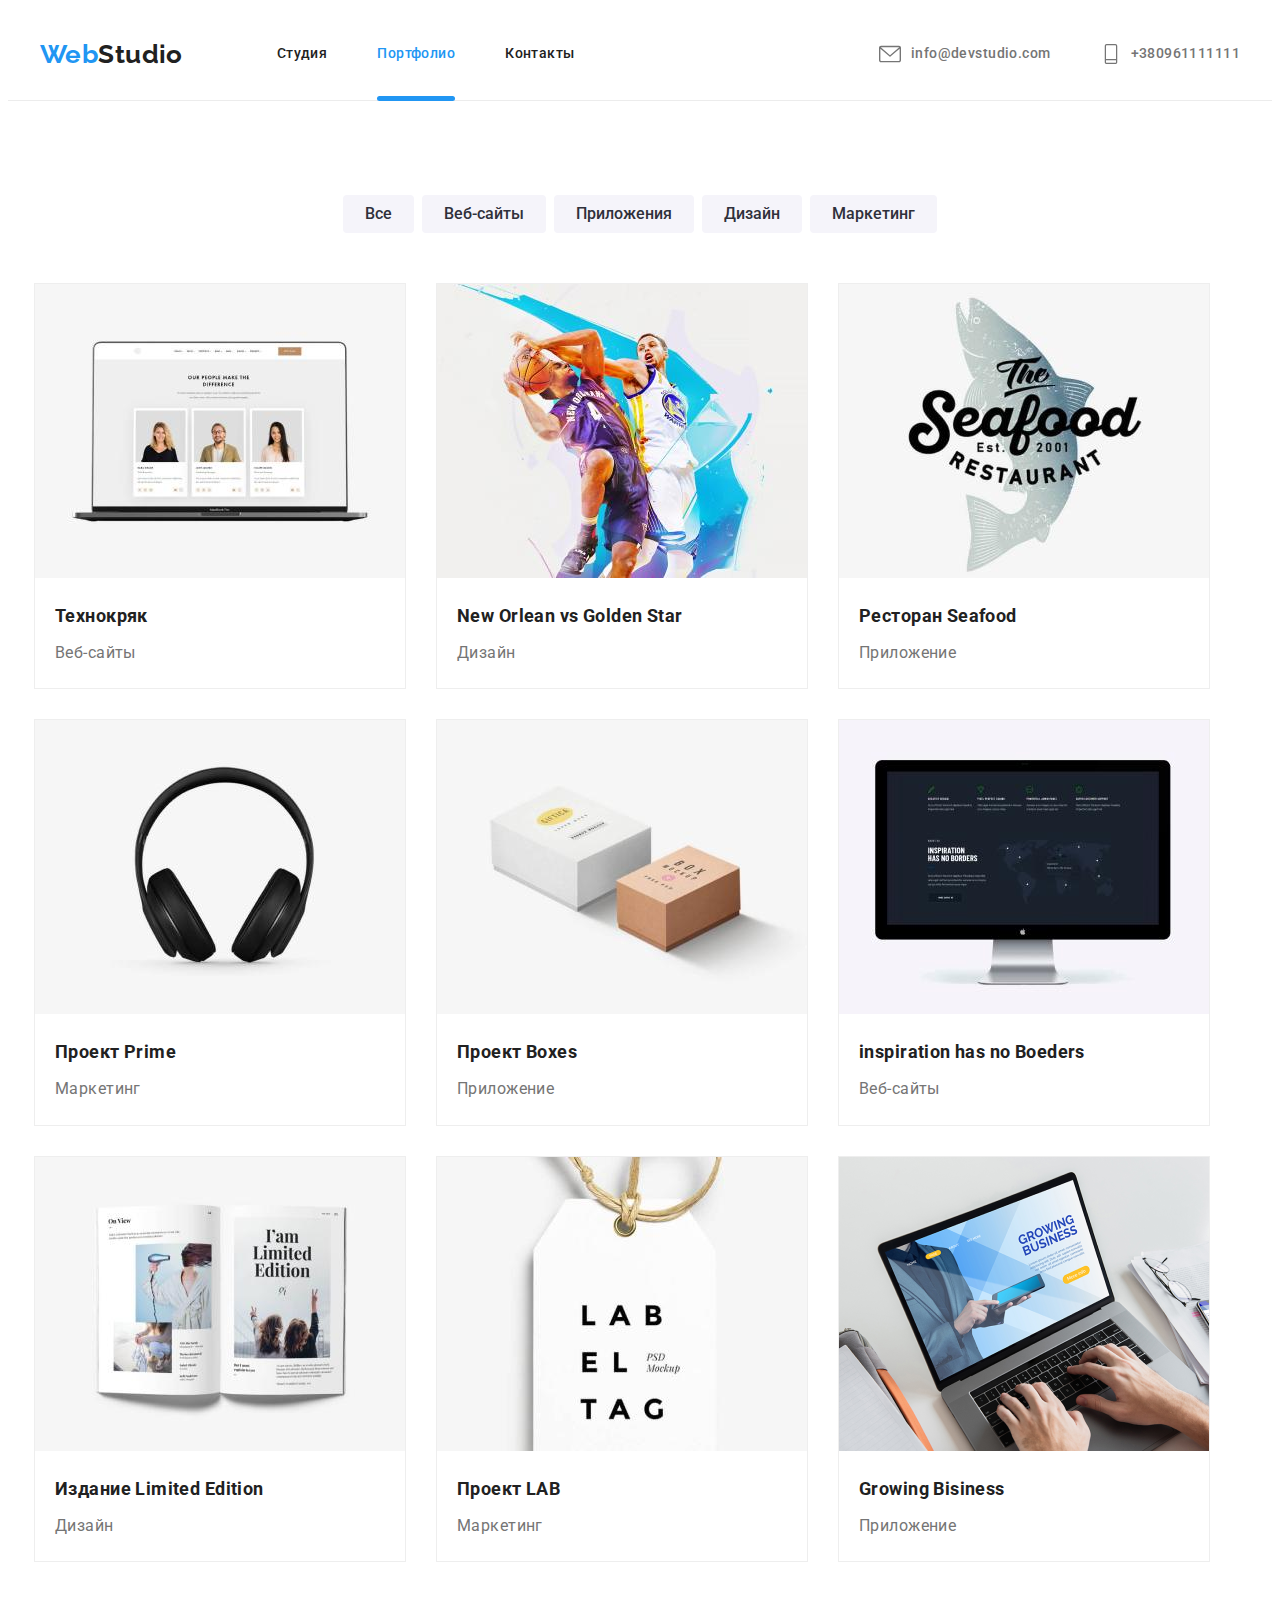
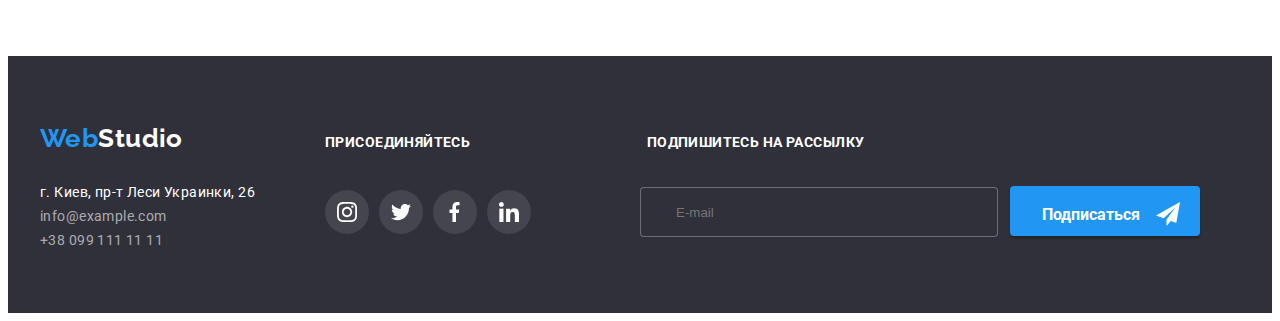
<file: portfolio.html>
<!DOCTYPE html>
<html lang="ru">
  <head>
    <meta charset="UTF-8" />
    <meta http-equiv="X-UA-Compatible" content="IE=edge" />
    <meta name="viewport" content="width=device-width, initial-scale=1.0" />
    <title>Document</title>
    <link rel="preconnect" href="https://fonts.googleapis.com" />
    <link rel="preconnect" href="https://fonts.gstatic.com" crossorigin />
    <link
      href="https://fonts.googleapis.com/css2?family=Raleway:wght@700&family=Roboto:wght@400;500;700;900&display=swap"
      rel="stylesheet"
    />
    <link
      rel="stylesheet"
      href="https://cdnjs.cloudflare.com/ajax/libs/modern-normalize/1.1.0/modern-normalize.min.css"
      integrity="sha512-wpPYUAdjBVSE4KJnH1VR1HeZfpl1ub8YT/NKx4PuQ5NmX2tKuGu6U/JRp5y+Y8XG2tV+wKQpNHVUX03MfMFn9Q=="
      crossorigin="anonymous"
      referrerpolicy="no-referrer"
    />
    <link rel="stylesheet" href="./css/style.css" />
  </head>

  <body>
    <header class="page-header">
      <div class="container header-container">
        <nav class="header-navigation link">
          <a href="/" class="logo link header-logo"> Web<span class="web">Studio</span> </a>
          <ul class="header-list list">
            <li class="header-item">
              <a class="link header-link" href="./index.html">Студия</a>
            </li>
            <li class="header-item">
              <a class="link header-link current current-link" href="./portfolio.html">Портфолио</a>
            </li>
            <li class="header-item">
              <a class="link header-link" href="">Контакты</a>
            </li>
          </ul>
        </nav>

        <ul class="list header-contact">
          <li class="header-mail-item">
            <a class="link header-mail-link" href="mailto:info@devstudio.com">
              <svg class="mail">
                <use href="./images/sprite.svg#icon-mail"></use></svg
              >info@devstudio.com</a
            >
          </li>

          <li class="header-tell-item">
            <a class="link header-tell-link" href="tel:+380961111111">
              <svg class="phone">
                <use href="./images/sprite.svg#icon-phone"></use></svg
              >+380961111111</a
            >
          </li>
        </ul>
      </div>
    </header>
    <main>
      <section class="section">
        <div class="container">
          <ul class="list filter-list">
            <li class="filter-item">
              <button class="button-link" type="button">Все</button>
            </li>
            <li class="filter-item">
              <button class="button-link" type="button">Веб-сайты</button>
            </li>
            <li class="filter-item">
              <button class="button-link" type="button">Приложения</button>
            </li>
            <li class="filter-item">
              <button class="button-link" type="button">Дизайн</button>
            </li>
            <li class="filter-item">
              <button class="button-link" type="button">Маркетинг</button>
            </li>
          </ul>

          <ul class="list flex-container">
            <li class="flex-item cards-box__project-item">
              <a href="" class="cards-box__project-link">
                <div class="cards-box__project-item-bottom">
                  <img src="./images/notebookfront.jpg" alt="Ноутбук с изображением сайта " width="370" />
                  <p class="cards-box__overlay">
                    Технокряк это современная площадка распространения коронавируса. Компании используют эту платформу
                    для цифрового шпионажа и атак на защищённые сервера конкурентов.
                  </p>
                </div>
                <div class="cards-box__portfolio-overlay">
                  <h3 class="cards-box__project-title">Технокряк</h3>
                  <p class="cards-box__project-item-text">Веб-сайты</p>
                </div>
              </a>
            </li>

            <li class="flex-item cards-box__project-item">
              <a href="" class="cards-box__project-link">
                <div class="cards-box__project-item-bottom">
                  <img src="./images/sport.jpg" alt="Баскетболбный матч" width="370" />
                  <p class="cards-box__overlay">
                    Технокряк это современная площадка распространения коронавируса. Компании используют эту платформу
                    для цифрового шпионажа и атак на защищённые сервера конкурентов.
                  </p>
                </div>
                <div class="cards-box__portfolio-overlay">
                  <h3 class="cards-box__project-title">New Orlean vs Golden Star</h3>
                  <p class="cards-box__project-item-text">Дизайн</p>
                </div>
              </a>
            </li>
            <li class="flex-item cards-box__project-item">
              <a href="" class="cards-box__project-link">
                <div class="cards-box__project-item-bottom">
                  <img src="./images/fish.jpg" alt="Новый ресторан " width="370" />
                  <p class="cards-box__overlay">
                    Технокряк это современная площадка распространения коронавируса. Компании используют эту платформу
                    для цифрового шпионажа и атак на защищённые сервера конкурентов.
                  </p>
                </div>
                <div class="cards-box__portfolio-overlay">
                  <h3 class="cards-box__project-title">Ресторан Seafood</h3>
                  <p class="cards-box__project-item-text">Приложение</p>
                </div>
              </a>
            </li>

            <li class="flex-item cards-box__project-item">
              <a href="" class="cards-box__project-link">
                <div class="cards-box__project-item-bottom">
                  <img src="./images/headphones.jpg" alt="Изображение наушников" width="370" />
                  <p class="cards-box__overlay">
                    Технокряк это современная площадка распространения коронавируса. Компании используют эту платформу
                    для цифрового шпионажа и атак на защищённые сервера конкурентов.
                  </p>
                </div>
                <div class="cards-box__portfolio-overlay">
                  <h3 class="cards-box__project-title">Проект Prime</h3>
                  <p class="cards-box__project-item-text">Маркетинг</p>
                </div>
              </a>
            </li>

            <li class="flex-item cards-box__project-item">
              <a href="" class="cards-box__project-link">
                <div class="cards-box__project-item-bottom">
                  <img src="./images/box.jpg" alt="Изображение коробок " width="370" />
                  <p class="cards-box__overlay">
                    Технокряк это современная площадка распространения коронавируса. Компании используют эту платформу
                    для цифрового шпионажа и атак на защищённые сервера конкурентов.
                  </p>
                </div>
                <div class="cards-box__portfolio-overlay">
                  <h3 class="cards-box__project-title">Проект Boxes</h3>
                  <p class="cards-box__project-item-text">Приложение</p>
                </div>
              </a>
            </li>
            <li class="flex-item cards-box__project-item">
              <a href="" class="cards-box__project-link">
                <div class="cards-box__project-item-bottom">
                  <img src="./images/monitor.jpg" alt="Изоброжение монитора" width="370" />
                  <p class="cards-box__overlay">
                    Технокряк это современная площадка распространения коронавируса. Компании используют эту платформу
                    для цифрового шпионажа и атак на защищённые сервера конкурентов.
                  </p>
                </div>
                <div class="cards-box__portfolio-overlay">
                  <h3 class="cards-box__project-title">inspiration has no Boeders</h3>
                  <p class="cards-box__project-item-text">Веб-сайты</p>
                </div>
              </a>
            </li>

            <li class="flex-item cards-box__project-item">
              <a href="" class="cards-box__project-link">
                <div class="cards-box__project-item-bottom">
                  <img src="./images/magazine.jpg" alt="Журнал" width="370" />
                  <p class="cards-box__overlay">
                    Технокряк это современная площадка распространения коронавируса. Компании используют эту платформу
                    для цифрового шпионажа и атак на защищённые сервера конкурентов.
                  </p>
                </div>
                <div class="cards-box__portfolio-overlay">
                  <h3 class="cards-box__project-title">Издание Limited Edition</h3>
                  <p class="cards-box__project-item-text">Дизайн</p>
                </div>
              </a>
            </li>

            <li class="flex-item cards-box__project-item">
              <a href="" class="cards-box__project-link">
                <div class="cards-box__project-item-bottom">
                  <img src="./images/price.jpg" alt="Ценник" width="370" />
                  <p class="cards-box__overlay">
                    Технокряк это современная площадка распространения коронавируса. Компании используют эту платформу
                    для цифрового шпионажа и атак на защищённые сервера конкурентов.
                  </p>
                </div>
                <div class="cards-box__portfolio-overlay">
                  <h3 class="cards-box__project-title">Проект LAB</h3>
                  <p class="cards-box__project-item-text">Маркетинг</p>
                </div>
              </a>
            </li>
            <li class="flex-item cards-box__project-item">
              <a href="" class="cards-box__project-link">
                <div class="cards-box__project-item-bottom">
                  <img src="./images/notebook.png" alt="Работа за ноутбуком  " width="370" />
                  <p class="cards-box__overlay">
                    Технокряк это современная площадка распространения коронавируса. Компании используют эту платформу
                    для цифрового шпионажа и атак на защищённые сервера конкурентов.
                  </p>
                </div>
                <div class="cards-box__portfolio-overlay">
                  <h3 class="cards-box__project-title">Growing Bisiness</h3>
                  <p class="cards-box__project-item-text">Приложение</p>
                </div>
              </a>
            </li>
          </ul>
        </div>
      </section>
    </main>
    <footer class="footer">
      <div class="container footer-container">
        <div class="label__footer-logo-item">
          <a href="/" class="label__footer-logo logo link"> Web<span class="label__web-white">Studio</span> </a>

          <address class="navigation__address-item">
            <ul class="list navigation__address">
              <li class="navigation__address-item">
                <a
                  class="link navigation__footer-address-text"
                  href="https://www.google.com.ua/maps/place/%D0%B1%D1%83%D0%BB.+%D0%9B%D0%B5%D1%81%D0%B8+%D0%A3%D0%BA%D1%80%D0%B0%D0%B8%D0%BD%D0%BA%D0%B8,+2%D0%B0,+%D0%9A%D0%B8%D0%B5%D0%B2,+01001/@50.4380726,30.5230776,17z/data=!3m1!4b1!4m5!3m4!1s0x40d4cf01cf07e4e5:0x1105cfa09cf56e56!8m2!3d50.4380726!4d30.5252663?hl=ru"
                >
                  г. Киев, пр-т Леси Украинки, 26
                </a>
              </li>

              <li class="navigation__address-item">
                <a class="navigation__footer-contact-link link footer-mail" href="mailto:info@example.com"
                  >info@example.com</a
                >
              </li>
              <li class="navigation__address-item">
                <a class="link footer-tel-link" href="tel:+380991111111">+38 099 111 11 11</a>
              </li>
            </ul>
          </address>
        </div>

        <div class="footer-container-item">
          <h2 class="social-block__footer-social-item">ПРИСОЕДИНЯЙТЕСЬ</h2>

          <ul class="social-block__address-social-company">
            <li class="social-block__address-social-network">
              <a href="#" class="social-block__address-social-link address-instagram" aria-label="address-instagram">
                <svg class="social-block__address-icon" width="20" height="20">
                  <use href="./images/sprite.svg#icon-instagram"></use>
                </svg>
              </a>
            </li>
            <li class="social-block__address-social-network">
              <a href="#" class="social-block__address-social-link address-twitter" aria-label="address-twitter">
                <svg class="social-block__address-icon" width="20" height="20">
                  <use href="./images/sprite.svg#icon-twitter"></use>
                </svg>
              </a>
            </li>

            <li class="social-block__address-social-network">
              <a href="#" class="social-block__address-social-link address-facebook" aria-label="address-facebook">
                <svg class="social-block__address-icon" width="20" height="20">
                  <use href="./images/sprite.svg#icon-facebook"></use>
                </svg>
              </a>
            </li>

            <li class="social-block__address-social-network">
              <a href="#" class="social-block__address-social-link address-linkedin" aria-label="address-linkedin">
                <svg class="social-block__address-icon" width="20" height="20">
                  <use href="./images/sprite.svg#icon-linkidin"></use>
                </svg>
              </a>
            </li>
          </ul>
        </div>

        <div class="mail-modal__footer-form">
          <b class="mail-modal__footer-modal-headline"> ПОДПИШИТЕСЬ НА РАССЫЛКУ</b>
          <form class="mail-modal__footer-modal-form"></form>
          <label class="mail-modal__footer-form-input-box"> </label>

          <div class="mail-modal__footer-form-button">
            <input type="search" placeholder="E-mail" name="user-name" class="mail-modal__footer-form-input" required />

            <div class="footer__form-button">
              <button type="submit" class="footer__modal-window__hero-btn">
                Подписаться

                <svg class="mail-modal__footer-icon">
                  <use href="./images/footer-icon.svg#icon-icon-send"></use>
                </svg>
              </button>
            </div>
          </div>
        </div>
      </div>
      <div class="backdrop is-hidden" data-modal>
        <div class="modal-window__modal">
          <button type="button" class="modal-window__button-close" data-modal-close>&#xd7;</button>
          <b class="modal-headline"> Оставьте свои данные, мы вам перезвоним</b>
          <form class="modal-window__modal-form"></form>
          <div class="madalka-window">
            <label class="modal-window__form-input-box"></label>
            <h2 class="modal__name">Имя</h2>

            <div class="modalka-window__input">
              <input
                type="tel"
                name="user-name"
                class="modal-window__form-input"
                pattern="[0-9]{10}"
                title=" 050505050"
                required
              />

              <svg class="modal-window__form-input-icon" width="18" height="18">
                <use href="./images/modal-sprite.svg#icon-person-black-18dp-1"></use>
              </svg>
            </div>
          </div>

          <div class="madalka-window">
            <label class="modal-window__form-input-box"> </label>
            <h2 class="modal__name">Телефон</h2>

            <div class="modalka-window__input">
              <input
                type="tel"
                name="user-number"
                class="modal-window__form-input"
                pattern="[0-9]{10}"
                title=" 050505050"
                required
              />

              <svg class="modal-window__form-input-icon" width="18" height="18">
                <use href="./images/modal-sprite.svg#icon-phone-black-18dp-1"></use>
              </svg>
            </div>
          </div>
          <div class="madalka-window">
            <label class="modal-window__form-input-box"></label>
            <h2 class="modal__name">Почта</h2>

            <div class="modalka-window__input">
              <input type="email" name="user-mail" class="modal-window__form-input" />

              <svg class="modal-window__form-input-icon" width="18" height="18">
                <use href="./images/modal-sprite.svg#icon-email-black-18dp-1"></use>
              </svg>
            </div>
          </div>
          <div class="madalka-window">
            <h2 class="modal__name">Комментарий</h2>
            <textarea name="user-msg" class="modal-window__form-message" placeholder="Введите текст"></textarea>
          </div>
          <div class="modalka-window__input">
            <input
              type="checkbox"
              class="modal-window__policy-checkbox visually-hidden"
              id="modal-window__policy-check"
            />
            <label class="modal-window__policy-box" for="modal-window__policy-check">
              Соглашаюсь с рассылкой и принимаю &nbsp;<a href="#">Условия договора</a>
            </label>
          </div>
          <button type="submit" class="modal-window__form-submit-btn">Отравить</button>
        </div>
      </div>
    </footer>
    <script src="./js/modal.js"></script>
  </body>
</html>
</file>
<file: css/style.css>
:root {
  --primary-title-color: #ffffff;
  --secondary-title-color: #212121;
  --primary-text-color: #757575;
  --secondary-text-color: #212121;
  --accent-color: #2196f3;
  --heder-text-color: #212121;
  --baground-colour: #2f303a;
  --baground-colour-bottom: #f5f4fa;
  --baground-colour-bott: #188ce8;
  --footer-color: rgba(255, 255, 255, 0.6);
  --border-color: #ececec;
  --pictures-color: #f5f4fa;
  --company-boarder: #afb1b8;
}

@keyframes ani {
  0% {
  }

  100% {
    color: var(--accent-color);
  }
}

@keyframes ani-icon {
  0% {
  }
  100% {
    color: var(--border-color);
    background-color: var(--baground-colour-bott);
    fill: var(--pictures-color);
  }
}

p,
h1,
h2,
h3,
h4,
h5,
h6 {
  margin: 0;
}
ul {
  margin: 0;
  padding-left: 0;
}
img {
  display: block;
  max-width: 100%;
  height: auto;
}
address {
  font-style: normal;
}

body {
  font-family: "Roboto", sans-serif;
  letter-spacing: 0.03em;
  font-size: 14px;
  font-weight: 400;
  line-height: 1.7;
  color: var(--primary-text-color);
}

.link {
  text-decoration: none;
  color: inherit;
}

.list {
  list-style: none;
}
.visually-hidden {
  position: absolute;
  width: 1px;
  height: 1px;
  height: -1px;
  margin: -1px;
  border: 0;
  padding: 0;
  white-space: nowrap;
  clip-path: nowrap;
  clip-path: inset(100%);
  clip: rect(0 0 0 0);
  overflow: hidden;
}
ul {
  margin: 0;
  padding: 0;
  list-style: none;
}
.hero-title {
  margin-left: auto;
  margin-right: auto;
  margin-bottom: 30px;
  text-align: center;
  font-weight: 900;
  font-size: 44px;
  line-height: 1.5;
  text-transform: uppercase;
  max-width: 690px;

  color: var(--primary-title-color);
}
.icons-section {
  padding-top: 60px;
}

.picture {
  display: flex;
  margin-left: auto;
  margin-right: auto;
}

.client-menu {
  display: flex;
  justify-content: center;
  align-items: center;
  color: var(--accent-color);
  border: 1px solid var(--primary-text-color);
  border-radius: 4px;
  width: 270px;
  height: 120px;
  background-color: var(--pictures-color);
  border: none;
}
.icons__company-client-menu {
  align-items: center;
  width: 170px;
  height: 92px;
  margin-left: 30px;
}

.corporation__picture-company {
  display: flex;
  margin-left: -30px;
}

.client-item-menu {
  display: flex;
  justify-content: center;
  align-items: center;
  fill: var(--company-boarder);
  width: 100%;
  height: 100%;
  border: 1px solid var(--company-boarder);
  border-radius: 4px;
  transition-property: border-color, fill;
  transition-duration: 250ms;
  transition-timing-function: cubic-bezier(0.4, 0, 0.2, 1);
}
.client-item {
  margin-left: 30px;
}
.client-item-menu:hover {
  border-color: var(--accent-color);
  fill: var(--accent-color);
}
.client-item-menu:focus {
  fill: var(--accent-color);
}

.client-item:last-child {
  margin-right: 0;
}

.phone {
  width: 20px;
  height: 20px;
  margin-right: 10px;
  display: flex;
  align-items: center;

  fill: currentColor;
}
.phone:hover,
.focus {
  fill: var(--accent-color);
}
.work-section__social {
  display: flex;

  justify-content: center;
}
.social-company {
  margin-bottom: 30px;
  display: flex;
  align-items: center;
  justify-content: center;
}
.work-section__social-network {
  justify-content: center;
}

.social-link {
  display: block;
  width: 44px;
  height: 44px;
  border-radius: 50%;
  background-color: var(--primary-title-color);
  transition-property: fill, background-color;
  transition-duration: 250ms;
  transition-timing-function: cubic-bezier(0.4, 0, 0.2, 1);
}
.social-link:focus {
  background-color: var(--accent-color);
  fill: var(--baground-colour-bottom);
}
.instagram,
.twitter,
.facebook,
.linkedin {
  display: flex;
  justify-content: center;
  align-items: center;
}
.icon {
  fill: var(--company-boarder);
}
.social-link:hover,
.social-link:focus {
  background-color: var(--accent-color);
}

.social-link:hover .icon {
  color: var(--pictures-color);
  fill: var(--primary-title-color);
}

.social-link:focus .icon {
  fill: var(--primary-title-color);
}

.project-item {
  flex-basis: calc(100% / 3 - 30px);
}
.portfolio-wrap {
  position: relative;
}

.about-item {
  flex-basis: calc(100% / 4 - 30px);
}
.work-section {
  padding-top: 0;
}

.team-title {
  display: flex;
  margin-left: -30px;
  margin-top: -30px;
}
.work-section__work-item {
  flex-basis: calc(100% / 3 - 30px);
}

.work-section__team-item-title {
  margin-bottom: 10px;
  font-weight: 500;
  font-size: 16px;
  line-height: 1.19;
  color: var(--heder-text-color);
}
.about-title {
  display: flex;
  justify-content: start;
  font-size: 14px;
  line-height: 1.14;
  text-transform: uppercase;
  color: var(--secondary-text-color);
  margin-top: 30px;
}

.work-section__team-item {
  flex-basis: calc(100% / 4 - 30px);
  box-shadow: 0px 1px 3px rgba(0, 0, 0, 0.12), 0px 1px 1px rgba(0, 0, 0, 0.14), 0px 2px 1px rgba(0, 0, 0, 0.2);
  border-radius: 0px 0px 4px 4px;
  background-color: var(--primary-title-color);
}

.work-section__team-item-text {
  font-size: 16px;
  margin-bottom: 16px;
}
.team-section {
  background-color: var(--baground-colour-bottom);
}
.work-section__team-item-bottom {
  text-align: center;
  padding-top: 30px;
  padding-bottom: 30px;
}

.icon-Ellipse {
  width: 44px;
  height: 44px;
}
.work-section__social-network {
  justify-content: center;
  margin-left: 10px;
  transition-duration: 500ms;
}
.page-header {
  border-bottom: 1px solid var(--border-color);
}
.button-container {
  width: 696px;
  margin: 0 auto;
  padding-right: 15px;
  padding-left: 15px;
}
.container {
  width: 1200px;
  margin: 0 auto;
  padding-right: 15px;
  padding-left: 15px;
}
.header-container {
  display: flex;
  align-items: center;
}

.header-link {
  display: block;
  padding-top: 32px;
  padding-bottom: 32px;
  position: relative;
  transition-property: color;
  transition-duration: 250ms;
  transition-timing-function: cubic-bezier(0.4, 0, 0.2, 1);
}
.header-link-contact {
  padding-top: 32px;
  padding-bottom: 32px;
}

.header-link::after,
.header-link.focus {
  content: "";
  position: absolute;
  left: 0;
  bottom: 0;

  display: block;
  width: 100%;
  height: 5px;

  opacity: 0;
}
.header-link:hover::after,
.header-link:focus::after {
  opacity: 1;
}
.header-link:focus {
  color: var(--accent-color);
}
.header-link:hover {
  color: var(--accent-color);
}

.current::after {
  content: "";

  left: 0;
  bottom: -3px;
  display: block;
  border-radius: 4px;
  width: 100%;
  height: 5px;
  background-color: var(--accent-color);

  opacity: 1;
  transition: opacity 250ms cubic-bezier(0.17, 0.67, 0.83, 0.67);
}

.header-portfolio-link::after,
.header-portfolio-link:focus {
  content: "";
  position: absolute;
  left: 0;
  bottom: 0;

  display: block;
  width: 100%;
  height: 5px;
  background-color: var(--accent-color);

  opacity: 0;
  transition: opacity 250ms cubic-bezier(0.17, 0.67, 0.83, 0.67);
}
.header-portfolio-link:hover::after,
.header-portfolio-link:focus::after {
  opacity: 1;
}
.header-portfolio-link:focus {
  color: var(--accent-color);
}

.header-navigation {
  display: flex;
}
.header-tell-item {
  display: flex;
  align-items: center;
}

.web {
  color: var(--heder-text-color);
}

.button-link {
  font-family: inherit;
  font-weight: 500;
  line-height: 1.6;
  font-size: 16px;
  color: var(--baground-colour);
  border: none;
  background-color: var(--baground-colour-bottom);
  cursor: pointer;
  padding: 6px 22px;
  border-radius: 4px;
  transition-property: color, background-color, box-shadow;
  transition-duration: 250ms;
  transition-timing-function: cubic-bezier(0.4, 0, 0.2, 1);
}
.button-link:hover,
.button-link:focus {
  color: var(--baground-colour-bottom);
  background-color: var(--accent-color);
  box-shadow: 0px 3px 1px rgba(0, 0, 0, 0.1), 0px 1px 2px rgba(0, 0, 0, 0.08), 0px 2px 2px rgba(0, 0, 0, 0.12);
}

.header-list {
  color: var(--secondary-title-color);
  display: flex;
  align-items: center;
}
.header-item {
  font-weight: 500;
}

.header-item:last-child {
  margin: 0;
}

.header-item:not(:last-child) {
  margin-right: 50px;
}
.mail {
  width: 22px;
  height: 22px;
  margin-right: 10px;
  fill: currentColor;
}

.mail:hover {
  fill: var(--accent-color);
}

.header-list :hover,
.focus,
.current-link {
  color: var(--accent-color);
  text-decoration: none;
}
.header-mail-link:hover {
  color: var(--accent-color);
}
.header-mail-link:focus {
  color: var(--accent-color);
}

.header-contact {
  margin-left: auto;
  display: flex;
  align-items: center;

  font-weight: 500;
  line-height: 1.14;
}
.header-number {
  margin-right: 50px;
}

.header-tell-link {
  font-weight: 500;
  line-height: 1.14;
  color: var(--primary-text-color);
  display: flex;
  align-items: center;
  margin-right: inherit;
  transition-duration: 250ms;
  padding-top: 32px;
  padding-bottom: 32px;
  transition-property: color;
  transition-duration: 250ms;
  transition-timing-function: cubic-bezier(0.4, 0, 0.2, 1);
}
.header-tell-link:hover {
  color: var(--accent-color);
}
.header-tell-link:focus {
  color: var(--accent-color);
}

.header-mail-link {
  display: flex;
  align-items: center;
  transition-duration: 250ms;

  font-weight: 500;
  line-height: 1.14;
  color: var(--primary-text-color);
  padding-top: 32px;
  padding-bottom: 32px;
  transition-property: color;
  transition-duration: 250ms;
  transition-timing-function: cubic-bezier(0.4, 0, 0.2, 1);
}
.header-tell-link:hover,
.focus {
  color: var(--accent-color);
}
.header-mail-item {
  margin-right: 50px;
  display: flex;
  align-items: center;

  padding: 0px;
}

.hero-btn {
  padding: 10px 32px;
  font-family: inherit;
  background-color: var(--accent-color);
  color: var(--primary-title-color);
  cursor: pointer;
  border: none;
  font-size: 16px;
  line-height: 1.87;

  box-shadow: 0px 3px 1px rgba(0, 0, 0, 0.1), 0px 1px 2px rgba(0, 0, 0, 0.08), 0px 2px 2px rgba(0, 0, 0, 0.12);
  border-radius: 4px;
}

.hero-btn:hover {
  background-color: var(--baground-colour-bott);
}
.hero-btn:focus {
  background-color: var(--baground-colour-bott);
}

.modal-window__hero-btn {
  padding: 10px 32px;
  font-family: inherit;
  background-color: var(--accent-color);
  color: var(--primary-title-color);
  cursor: pointer;
  border: none;
  font-size: 16px;
  line-height: 1.87;
  -webkit-box-shadow: 0px 3px 1px rgba(0, 0, 0, 0.1), 0px 1px 2px rgba(0, 0, 0, 0.08), 0px 2px 2px rgba(0, 0, 0, 0.12);
  box-shadow: 0px 3px 1px rgba(0, 0, 0, 0.1), 0px 1px 2px rgba(0, 0, 0, 0.08), 0px 2px 2px rgba(0, 0, 0, 0.12);
  -webkit-border-radius: 4px;
  border-radius: 4px;

  transition-duration: 250ms;
  cursor: pointer;
  font-weight: 700;
  margin-top: 30px;
}

.modal-window__hero-btn:hover,
.focus {
  background-color: var(--baground-colour-bott);
}
.footer__modal-window__hero-btn {
  padding: 10px 32px;
  font-family: inherit;
  background-color: var(--accent-color);
  color: var(--primary-title-color);
  cursor: pointer;
  border: none;
  font-size: 16px;
  line-height: 1.87;
  -webkit-box-shadow: 0px 3px 1px rgba(0, 0, 0, 0.1), 0px 1px 2px rgba(0, 0, 0, 0.08), 0px 2px 2px rgba(0, 0, 0, 0.12);
  box-shadow: 0px 3px 1px rgba(0, 0, 0, 0.1), 0px 1px 2px rgba(0, 0, 0, 0.08), 0px 2px 2px rgba(0, 0, 0, 0.12);
  -webkit-border-radius: 4px;
  border-radius: 4px;

  transition-duration: 250ms;
  cursor: pointer;
  font-weight: 700;
  margin-left: 12px;
  translate: 0px 3px;
  height: 50px;
}

.fppter__modal-window__hero-btn:hover,
.focus {
  background-color: var(--baground-colour-bott);
}

.modal-window__hero-title {
  color: floralwhite;

  height: 120px;
  font-weight: 900;
  font-size: 44px;
  line-height: 60px;
  justify-content: center;
  align-items: center;
  letter-spacing: 0.06em;
  text-transform: uppercase;
}

.backdrop {
  position: fixed;
  top: 0;
  left: 0;
  width: 100%;
  height: 100%;
  background-image: -webkit-gradient(
    linear,
    left top,
    left bottom,
    from(rgba(47, 48, 58, 0.4)),
    to(rgba(47, 48, 58, 0.4))
  );
  background-image: -webkit-linear-gradient(rgba(47, 48, 58, 0.4), rgba(47, 48, 58, 0.4));
  background-image: -o-linear-gradient(rgba(47, 48, 58, 0.4), rgba(47, 48, 58, 0.4));
  background-image: linear-gradient(rgba(47, 48, 58, 0.4), rgba(47, 48, 58, 0.4));
  cursor: pointer;
  transition-duration: 250ms;
}

.backdrop.is-hidden {
  opacity: 0;
  pointer-events: none;
  transition-duration: 250ms;
}

.modal-window__modal {
  position: absolute;
  top: 50%;
  left: 50%;
  -webkit-transform: translate(-50%, -50%);
  -ms-transform: translate(-50%, -50%);
  transform: translate(-50%, -50%);

  padding: 40px;
  background: #ffffff;
  -webkit-box-shadow: 0px 1px 3px rgba(0, 0, 0, 0.12), 0px 1px 1px rgba(0, 0, 0, 0.14), 0px 2px 1px rgba(0, 0, 0, 0.2);
  box-shadow: 0px 1px 3px rgba(0, 0, 0, 0.12), 0px 1px 1px rgba(0, 0, 0, 0.14), 0px 2px 1px rgba(0, 0, 0, 0.2);
  -webkit-border-radius: 4px;
  border-radius: 4px;
  height: 624px;
}

.modal-window__button-close {
  width: 30px;
  height: 30px;
  -webkit-border-radius: 50%;
  border-radius: 50%;
  background-color: var(--primary-title-color);
  border: 1px solid gray;
  position: absolute;
  top: 8px;
  right: 8px;
  cursor: pointer;
  font-size: 1.5em;
  -webkit-transition: 0.3s linear var(--accent-color);
  -o-transition: 0.3s linear var(--accent-color);
  transition: 0.3s linear var(--accent-color);
  -webkit-box-pack: center;
  -webkit-justify-content: center;
  -ms-flex-pack: center;
  justify-content: center;
  -webkit-box-align: center;
  -webkit-align-items: center;
  -ms-flex-align: center;
  align-items: center;
  transition-duration: 250ms;
}
.modal-headline {
  font-size: 20px;
  letter-spacing: 0.03em;
  color: var(--baground-colour);
  justify-content: center;
  display: flex;
}
.modal__name {
  font-weight: 400;
  font-size: 12px;
  line-height: 14px;
}

.modal-window__button-close:hover {
  color: var(--accent-color);
}
.modal-window__button-close:focus {
  color: var(--accent-color);
}

.modal__headline {
  font-size: 19px;
  line-height: 1.1px;
  letter-spacing: 0.03em;
  color: #212121;
}

.modal-form__input-box {
  display: block;
  margin-bottom: 20px;
  font-size: 12px;
  position: relative;
}

.textarea-label {
  display: block;
  font-size: 12px;
  position: absolute;
  top: 0;
  -webkit-transform: translate(10px, 14px);
  -ms-transform: translate(10px, 14px);
  transform: translate(10px, 14px);
  -webkit-transition: 0.1s linear transform;
  -o-transition: 0.1s linear transform;
  transition: 0.1s linear transform;
}

.modal-window__form-message:focus + .textarea-label {
  -webkit-transform: translate(0px, -14px);
  -ms-transform: translate(0px, -14px);
  transform: translate(0px, -14px);

  border: 1px solid var(--accent-color);
}
.modal-window__form-input:first-child {
  margin-top: 0;
}
.modal-window__form-input,
.modal-window__form-message {
  width: 100%;
  height: 40px;
  border: 1px solid rgba(33, 33, 33, 0.2);
  -webkit-border-radius: 4px;
  border-radius: 4px;
  margin-top: 4px;
  padding: 0 10px 0 35px;
  -webkit-transition: 0.3s linear border;
  -o-transition: 0.3s linear border;
  transition: 0.3s linear border;
  outline: none;
}
.modal-window__form-message:focus-within {
  border: 1px solid var(--accent-color);
}

.modal-window__form-message {
  font-family: inherit;
  resize: none;
  height: 120px;
  padding: 12px 16px;
  width: 448px;
  height: 120px;
}

.modal-window__form-message::-webkit-input-placeholder {
  color: rgba(117, 117, 117, 0.5);
}

.modal-window__form-message:-ms-input-placeholder {
  color: rgba(117, 117, 117, 0.5);
}

.modal-window__form-message::-ms-input-placeholder {
  color: rgba(117, 117, 117, 0.5);
}

.modal-window__form-message::placeholder {
  color: rgba(117, 117, 117, 0.5);
}
.modal-window__form-input-box {
  position: relative;
  font-size: 12px;
  margin-bottom: 4px;
}

.modal-window__form-input-icon {
  position: absolute;
  display: block;
  transform: translate(-50%, -50%);

  bottom: 0;

  left: 5%;
}
.modal__name {
  display: flex;
}
.modal-window__form-input:focus + svg {
  fill: var(--accent-color);
}

.modal-window__form-input:focus {
  outline: none;
  border: 1px solid var(--accent-color);
}

.modal-window__policy-box {
  font-size: 14px;
  color: var(--primary-text-color);

  -webkit-box-align: center;
  -webkit-align-items: center;
  -ms-flex-align: center;
  align-items: center;
  display: flex;
  margin-top: 20px;
  justify-content: center;
}

.modal-window__policy-box a {
  color: var(--accent-color);
  text-decoration: underline;
}

.modal-window__policy-checkbox {
  width: 1px;
  height: 1px;
  margin: -1px;
  border: 0px;
  padding: 0px;
  clip: rect(0 0 0 0);
}

.modal-window__policy-box::before {
  content: "";
  width: 16px;
  height: 16px;
  border: 1px solid var(--heder-text-color);
  -webkit-border-radius: 2px;
  border-radius: 2px;
  margin-right: 10px;
}

.modal-window__form-submit-btn {
  padding: 10px 32px;
  font-family: inherit;
  background-color: var(--accent-color);
  color: var(--primary-title-color);
  cursor: pointer;
  border: none;
  font-size: 16px;
  line-height: 1.87;
  width: 200px;
  height: 50px;
  border-radius: 4px;
  margin-top: 30px;
  transform: translate(120px);
}
.modalka-window__input {
  position: relative;
}
.madalka-window {
  margin-top: 12px;
}

.icons__picture {
  margin-left: auto;
  margin-right: auto;
  list-style: none;
}

.modal-window__policy-checkbox:focus + .modal-window__policy-box::before {
  border: 2px solid var(--accent-color);
}

.modal-window__policy-checkbox:checked + .modal-window__policy-box::before {
  border: 2px solid var(--accent-color);
  background-image: url(/images/icons/check.svg);
  background-repeat: no-repeat;
  background-position: center;
  -webkit-background-size: contain;
  background-size: contain;
  background-color: var(--accent-color);
}
.logo {
  display: flex;
  align-items: center;
  font-family: Raleway;
  font-weight: 700;
  font-size: 26px;
  color: var(--accent-color);
}
.work-section__section-title {
  text-align: center;
  margin-bottom: 50px;
  font-weight: 700;
  font-size: 36px;
  line-height: 1.17;
  color: var(--secondary-title-color);
}
.section {
  padding-top: 94px;
  padding-bottom: 94px;
}
.flex-container {
  display: flex;
  flex-wrap: wrap;
  margin-left: -36px;
  margin-top: -30px;
}
.flex-item {
  margin-top: 30px;
  margin-left: 30px;
}

.cards-hover {
  display: block;
}
.cards-hover:hover {
  box-shadow: 1px 4px 6px rgba(0, 0, 0, 0.16), 0px 4px 4px rgba(0, 0, 0, 0.06), 0px 1px 1px rgba(0, 0, 0, 0.12);
}
.cards-hover:hover .portfolio-overlay {
  transform: translateY(0);
}
.cards-hover:nth-child(3n + 0) {
  margin-right: 0;
}
.corporation__section-title-client {
  text-align: center;

  margin-bottom: 50px;
  font-weight: 700;
  font-size: 36px;
  line-height: 1.17;
  color: var(--secondary-title-color);
}

.about-text {
  margin-top: 10px;
}
.header-link-page2:focus {
  font-size: 16px;
  line-height: 1.6;
}

.project-title {
  margin-bottom: 4px;
  font-weight: 700;
  font-size: 18px;
  line-height: 2;
  color: var(--secondary-title-color);
}
.project-item-text {
  font-size: 16px;
  line-height: 1.9;
  color: var(--primary-text-color);
}
.project-item-bottom {
  padding: 20px 24px;
  border: 1px solid #eeeeee;
  border-top: none;
}

.header-logo {
  margin-right: 94px;
  padding-top: 24px;
  padding-bottom: 24px;
}

.web-white {
  font-family: Raleway;
  font-weight: 700;
  font-size: 26px;
  color: var(--primary-title-color);
}
.cards-box__project-title {
  margin-bottom: 4px;
  font-weight: 700;
  font-size: 18px;
  line-height: 2;
  color: var(--secondary-title-color);
}

.cards-box__project-item-text {
  font-size: 16px;
  line-height: 1.9;
  color: var(--primary-text-color);
}
.cards-box__project-link {
  text-decoration: none;
  display: block;
  transition-property: box-shadow;
  transition-duration: 250ms;
  transition-timing-function: cubic-bezier(0.4, 0, 0.2, 1);
}

.cards-box__project-item {
  transition-duration: 250ms;
  border: 1px solid #eeeeee;
}

.cards-box__project-link:hover .cards-box__overlay {
  text-decoration: none;
  -webkit-transform: translateY(0);
  -ms-transform: translateY(0);
  transform: translateY(0);
}

.cards-box__project-item:hover {
  box-shadow: 0px 1px 1px rgba(0, 0, 0, 0.12), 0px 4px 4px rgba(0, 0, 0, 0.06), 1px 4px 6px rgba(0, 0, 0, 0.16);
}
.cards-box__project-link:focus {
  box-shadow: 0px 1px 1px rgba(0, 0, 0, 0.12), 0px 4px 4px rgba(0, 0, 0, 0.06), 1px 4px 6px rgba(0, 0, 0, 0.16);
}

.cards-box__project-link:focus .cards-box__overlay {
  text-decoration: none;
  -webkit-transform: translateY(0);
  -ms-transform: translateY(0);
  transform: translateY(0);
}

.cards-box__project-item-bottom {
  overflow: hidden;
  position: relative;
}
.page-header__ {
  margin-right: 94px;
}

.cards-box__overlay {
  -webkit-transform: translateY(101%);
  -ms-transform: translateY(101%);
  transform: translateY(101%);
  position: absolute;
  top: 0;
  left: 0;
  width: 100%;
  height: 100%;
  background-color: var(--accent-color);
  opacity: 0.9;
  -webkit-transition: -webkit-transform 250ms linear;
  transition: -webkit-transform 250ms linear;
  -o-transition: transform 250ms linear;
  transition: transform 250ms linear;
  transition: transform 250ms linear, -webkit-transform 250ms linear;
  color: #f5f4fa;
  padding-right: 24px;
  -webkit-box-align: center;
  -webkit-align-items: center;
  -ms-flex-align: center;
  align-items: center;
  padding-top: 63px;
  padding-bottom: 63px;
  padding-left: 24px;
  padding-right: 24px;
  letter-spacing: 0.03em;
  font-weight: 400;
  font-size: 18px;
}
.cards-box__portfolio-overlay {
  padding: 20px;
}

.btn {
  display: inline-flex;
  position: absolute;
  border: none;
  margin: 0;
  padding: 10px 30px;
  border-radius: 3px;
  background-color: teal;
  color: var(--primary-title-color);
  font: inherit;
  cursor: pointer;
  transition: background-color 250ms cubic-bezier(0.17, 0.67, 0.83, 0.67);
  overflow: hidden;
}
.btn::before {
  content: "";
  display: inline-block;
  width: 20px;
  height: 20px;
  margin-right: 5px;
  background-color: red;
  transition: transform 250ms cubic-bezier(0.17, 0.67, 0.83, 0.67);
}
.btn::after {
  content: "";
  display: inline-block;
  position: absolute;
  top: 50%;
  left: 30px;
  width: 20px;
  height: 20px;
  transform: translateY(calc(-50% + 40px));
  transition: transform 250ms cubic-bezier(0.17, 0.67, 0.83, 0.67);
  margin-right: 5px;

  background-color: blue;
}
.btn:hover::before {
  transform: translateY(-50px);
}

.btn:hover::after {
  transform: translateY(-50%);
}

.btn:hover,
.btn:focus {
  background-color: pink;
}
.hero-section {
  margin: 0 auto;
  background-color: var(--baground-colour);
  padding-bottom: 180px;
  padding-top: 200px;
  text-align: center;
  background-image: linear-gradient(rgba(47, 48, 58, 0.4), rgba(47, 48, 58, 0.4)), url(../images/Img.png);
  width: 1450px;
  background-repeat: no-repeat;
}

.footer {
  padding: 60px 0;
  background-color: var(--baground-colour);
}

.post-logo-link link {
  font-weight: 700;
  font-size: 26px;
  line-height: 1.19;
  color: var(--accent-color);
}

.footer-adress-text {
  font-size: 14px;
  line-height: 1.8;
  color: var(--primary-title-color);
  transition-property: color;
  transition-duration: 250ms;
  transition-timing-function: cubic-bezier(0.4, 0, 0.2, 1);
}
.header-tell {
  font-size: 14px;
  line-height: 1.7;
  letter-spacing: 0.03em;
  color: var(--primary-text-color);
}
.footer-social-link {
  display: flex;
  align-items: center;
  justify-content: center;
  transition-property: color;
  transition-duration: 250ms;
  transition-timing-function: cubic-bezier(0.4, 0, 0.2, 1);
}

.footer-logo {
  margin-bottom: 20px;
}
.footer-container {
  display: flex;
  align-items: baseline;
}
.footer-social-company {
  text-align: center;

  font-weight: 700;
  font-size: 36px;
  line-height: 1.17;
  color: var(--secondary-title-color);
}
.footer-social-item {
  margin-bottom: 20px;
  font-weight: 700;
  font-size: 14px;
  line-height: 1.17;
  color: var(--primary-title-color);
}
.social-company {
  margin-bottom: 30px;
  display: flex;
  align-items: center;
  justify-content: center;
}

.footer-contact-link {
  color: var(--footer-color);
  margin-bottom: 9px;
  transition-property: color;
  transition-duration: 250ms;
  transition-timing-function: cubic-bezier(0.4, 0, 0.2, 1);
}

.footer-tel-link {
  color: var(--footer-color);
  transition-property: color;
  transition-duration: 250ms;
  transition-timing-function: cubic-bezier(0.4, 0, 0.2, 1);
}

.footer-tel-link:hover,
.focus {
  color: var(--accent-color);
}

.filter-list {
  display: flex;

  justify-content: center;
  margin-bottom: 50px;
  margin-top: -8px;
}
.flex-item {
  position: relative;
  margin-top: 30px;
  margin-left: 30px;
  background-color: var(--primary-title-color);
}

.shild__elment__overlay-3 {
  position: absolute;
  width: 100%;
  height: 70px;
  left: 0;
  bottom: 0;
  background-color: rgba(47, 48, 58, 0.8);
  display: flex;
  align-items: center;
  justify-content: center;
}
.shild__text {
  font-family: "Roboto";
  font-style: normal;
  font-weight: 700;
  font-size: 14px;
  line-height: 16px;
  text-align: center;
  letter-spacing: 0.03em;
  text-transform: uppercase;
  color: var(--primary-title-color);
  display: flex;
  height: 16px;
  align-items: center;
  justify-content: center;
}
.shild__text:focus {
  transition-duration: 250ms;
}
.filter-item {
  margin: 8px;
  margin-right: 0;
  margin-bottom: 0;
}

.filter-item:first-child {
  margin-left: 0;
}
.item:not(:last-child) {
  margin-bottom: 9px;
}
.adress-social-company {
  display: flex;
}
.address-item {
  margin-bottom: 9px;
}
.address-item:focus {
  color: var(--accent-color);
}
.footer-container-item {
  margin-left: 0;
  margin-left: 70px;
}
.adress-item:first-child {
  margin-top: 0;
}
.adress-footer-social-link {
  display: flex;
  align-items: center;
  justify-content: center;
}
.adress-social-link {
  display: block;
  width: 44px;
  height: 44px;
  border-radius: 50%;
  background-color: rgba(255, 255, 255, 0.1);
  transition-property: background-color;
  transition-duration: 250ms;
  transition-timing-function: cubic-bezier(0.4, 0, 0.2, 1);
}
.adress-social-network {
  margin-left: 10px;
}
.adress-social-network:first-child {
  margin: 0;
}

.adress-instagram,
.adress-twitter,
.adress-facebook,
.adress-linkedin {
  display: flex;
  justify-content: center;
  align-items: center;
}
.adress-icon {
  fill: var(--primary-title-color);
}
.adress-social-link:hover,
.adress-social-link:focus {
  background-color: var(--accent-color);
}

.footer-mail {
  width: 22px;
  height: 22px;
}
.footer-mail:hover {
  color: var(--baground-colour-bott);
}
.footer-mail:focus {
  color: var(--accent-color);
}

.footer-adress-text:hover {
  color: var(--accent-color);
}
.footer-adress-text:focus {
  color: var(--accent-color);
}

.hero-section {
  margin: 0 auto;
  background-color: var(--baground-colour);
  padding-bottom: 200px;
  padding-top: 200px;
  text-align: center;
  background-image: linear-gradient(rgba(47, 48, 58, 0.4), rgba(47, 48, 58, 0.4)), url(../images/Img.png);
  max-width: 1600px;
  background-repeat: no-repeat;
}

.footer {
  padding: 60px 0;
  background-color: var(--baground-colour);
}

.post-logo-link link {
  font-weight: 700;
  font-size: 26px;
  line-height: 1.19;
  color: var(--accent-color);
}

.navigation__footer-address-text {
  font-size: 14px;
  line-height: 1.8;
  color: var(--primary-title-color);
}
.header-tell {
  font-size: 14px;
  line-height: 1.7;
  letter-spacing: 0.03em;
  color: var(--primary-text-color);
}
.footer-social-link {
  display: flex;
  align-items: center;
  justify-content: center;
}

.label__footer-logo {
  margin-bottom: 20px;
}
.footer-container {
  display: flex;
  align-items: baseline;
}
.footer-social-company {
  text-align: center;

  font-weight: 700;
  font-size: 36px;
  line-height: 1.17;
  color: var(--secondary-title-color);
}
.social-block__footer-social-item {
  margin-bottom: 20px;
  font-weight: 700px;
  font-size: 14px;
  line-height: 1.17;
  color: var(--primary-title-color);
}

.social-company {
  margin-bottom: 30px;
  display: flex;
  align-items: center;
  justify-content: center;
}

.navigation__footer-contact-link {
  color: var(--footer-color);
  margin-bottom: 9px;
}
.navigation__footer-tel-link {
  color: var(--footer-color);
}

.navigation__footer-tel-link:hover,
.focus {
  color: var(--accent-color);
}

.mail-modal__footer-form-input {
  display: flex;
  justify-content: center;
  width: 358px;
  height: 50px;
  border: 1px solid rgba(255, 255, 255, 0.3);
  border-radius: 4px;
  margin-top: 4px;
  padding: 0 10px 0 35px;
  transition: 0.3s linear border;
  background-color: var(--baground-colour);
  color: var(--baground-colour-bottom);
}

.navigation-button__filter-list {
  display: flex;

  justify-content: center;
  margin-bottom: 50px;
  margin-top: -8px;
}
.flex-item {
  margin-top: 30px;
  margin-left: 30px;

  background-color: var(--primary-title-color);
}

.navigation-button__filter-item {
  margin: 8px;
  margin-right: 0;
  margin-bottom: 0;
}

.navigation-button__filter-item:first-child {
  margin-left: 0;
}
.item:not(:last-child) {
  margin-bottom: 9px;
}
.social-block__address-social-company {
  display: flex;
}

.footer-container-item {
  margin-left: 0;
  margin-left: 70px;
}
.navigation__address-item:first-child {
  margin-top: 0;
}
.address-footer-social-link {
  display: flex;
  align-items: center;
  justify-content: center;
}
.social-block__address-social-link {
  display: block;
  width: 44px;
  height: 44px;
  border-radius: 50%;
  background-color: rgba(255, 255, 255, 0.1);
}

.social-block__address-social-network {
  list-style: none;
  margin-left: 10px;
  margin-top: 20px;
}
.social-block__address-social-network:first-child {
  margin-left: 0px;
}
.address-instagram,
.address-twitter,
.address-facebook,
.address-linkedin {
  display: flex;
  justify-content: center;
  align-items: center;
}
.social-block__address-icon {
  fill: var(--primary-title-color);
}
.social-block__address-social-link:hover,
.social-block__address-social-link:focus {
  background-color: var(--accent-color);
}
.social-block__address-social-link:hover .social-block__address-icon {
  fill: var(--primary-title-color);
}
.footer-mail {
  width: 22px;
  height: 22px;

  fill: currentColor;
}

.mail-modal__footer-modal-headline {
  font-size: 14px;
  line-height: 1.1px;
  text-align: center;
  letter-spacing: 0.03em;
  color: var(--primary-title-color);
  display: block;
  margin-right: 220px;
  margin-bottom: 20px;
}
.mail-modal__footer-form-button {
  display: flex;
  margin-left: 109px;
}
.mail-modal__footer-modal-form {
  margin-top: 12px;
  margin-left: 109px;
}
.mail-modal__footer-form-input-box {
  display: flex;
  margin-bottom: 20px;
  font-size: 12px;
  position: relative;
}

.footer-form {
  margin-left: 109px;
  margin-bottom: 0px;
  justify-content: center;
}
.mail-modal__footer-form-submit-btn {
  padding: 10px 32px;
  font-family: inherit;
  background-color: var(--accent-color);
  color: var(--primary-title-color);
  cursor: pointer;
  border: none;
  font-size: 16px;
  line-height: 1.87;
  width: 200px;
  height: 50px;

  transform: translate(12px, 55px);
  box-shadow: 0px 4px 4px rgba(0, 0, 0, 0.15);
  border-radius: 4px;
}
.footer-form-button {
  display: flex;
}
.mail-modal__footer-icon {
  width: 24px;
  height: 24px;
  fill: var(--primary-title-color);
  transform: translate(12px, 6px);
}
.footer-text {
  transform: translate(10px, 10px);
}

/*-------------PAGE2-------*/

.page-header__header-link-page2:focus {
  font-size: 16px;
  line-height: 1.6;
}

.cards-box__project-title {
  margin-bottom: 4px;
  font-weight: 700;
  font-size: 18px;
  line-height: 2;
  color: var(--secondary-title-color);
}
.cards-box__project-item-text {
  font-size: 16px;
  line-height: 1.9;
  color: var(--primary-text-color);
}
.cards-box__project-link:hover .cards-box__overlay {
  transform: translateY(0);
}
.cards-box__project-item-bottom {
  overflow: hidden;
  position: relative;
}

.page-header__ {
  margin-right: 94px;
}

.cards-box__overlay {
  display: flex;
  transform: translateY(101%);
  position: absolute;
  top: 0;
  left: 0;
  width: 100%;
  height: 100%;
  background-color: var(--accent-color);
  opacity: 0.9;
  transition: transform 250ms linear;
  color: #f5f4fa;

  text-align: center;
  padding-right: 24px;
  align-items: center;
}

.label__web-white {
  font-family: Raleway;
  font-weight: 700;
  font-size: 26px;
  color: var(--primary-title-color);
}

.btn {
  display: inline-flex;
  position: absolute;
  border: none;
  margin: 0;
  padding: 10px 30px;
  border-radius: 3px;
  background-color: teal;
  color: var(--primary-title-color);
  font: inherit;
  cursor: pointer;
  transition: background-color 250ms cubic-bezier(0.17, 0.67, 0.83, 0.67);
  overflow: hidden;
}
.btn::before {
  content: "";
  display: inline-block;
  width: 20px;
  height: 20px;
  margin-right: 5px;
  background-color: red;
  transition: transform 250ms cubic-bezier(0.17, 0.67, 0.83, 0.67);
}
.btn::after {
  content: "";
  display: inline-block;
  position: absolute;
  top: 50%;
  left: 30px;
  width: 20px;
  height: 20px;
  transform: translateY(calc(-50% + 40px));
  transition: transform 250ms cubic-bezier(0.17, 0.67, 0.83, 0.67);
  margin-right: 5px;

  background-color: blue;
}
.btn:hover::before {
  transform: translateY(-50px);
}

.btn:hover::after {
  transform: translateY(-50%);
}

.btn:hover,
.btn:focus {
  background-color: pink;
}
</file>
